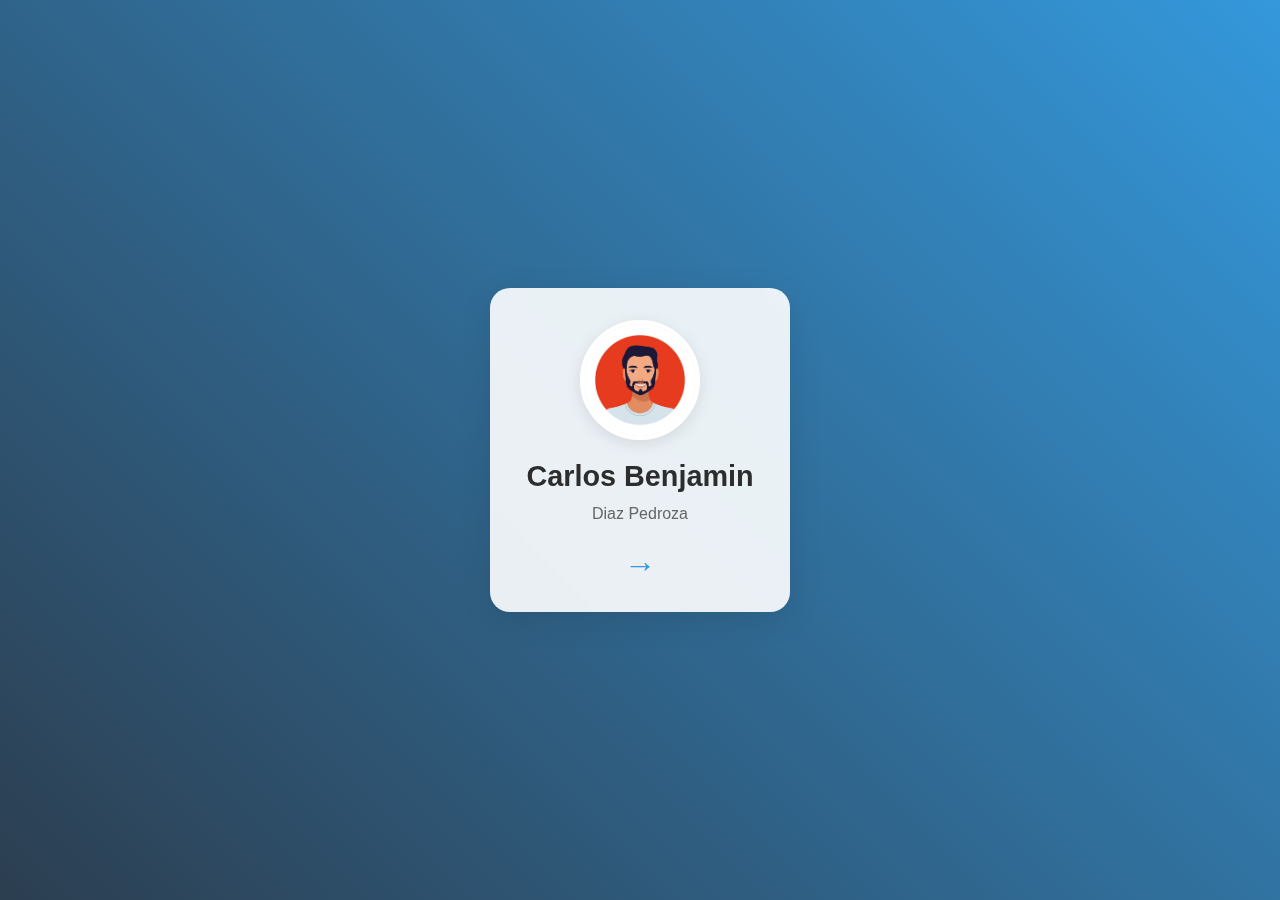
<file: index.html>
<!DOCTYPE html>
<html lang="es">
<head>
    <meta charset="UTF-8">
    <meta name="viewport" content="width=device-width, initial-scale=1.0">
    <title>Página Principal</title>
    <link rel="stylesheet" href="css/styles.css">
</head>
<body>
    <div class="main-container">
        <div class="profiles-grid">
            <a href="perfiles/benjamin.html" class="card">
                <img src="img/image.png" alt="Carlos Benjamin">
                <h2>Carlos Benjamin</h2>
                <p>Diaz Pedroza</p>
                <div class="icon">→</div>
            </a>
        </div>
    </div>
</body>
</html>
</file>
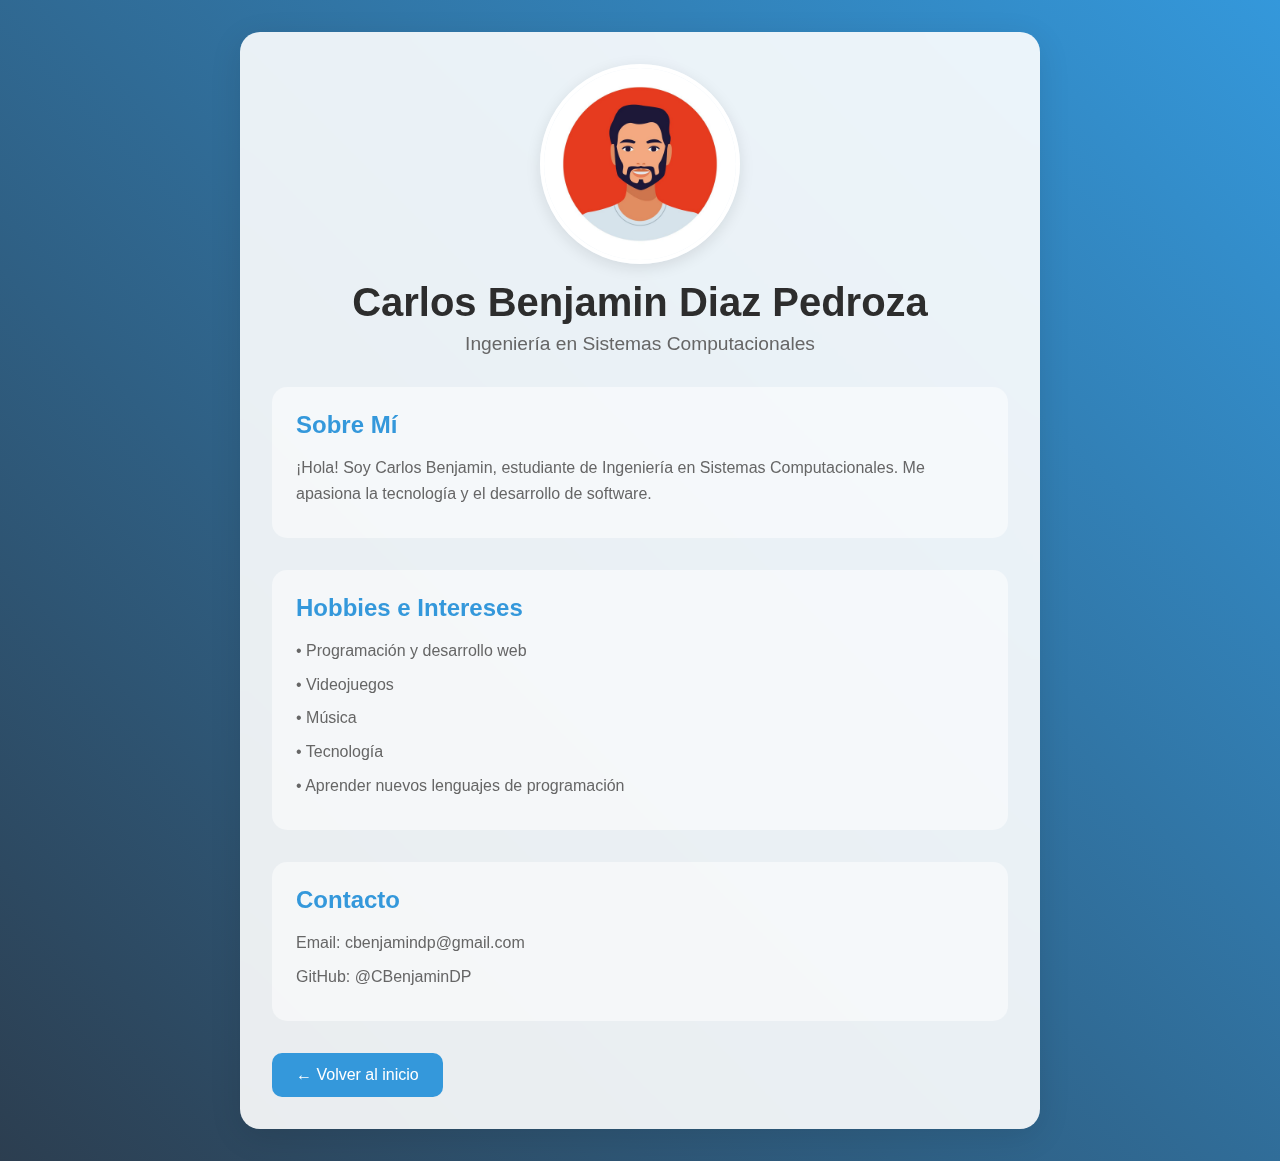
<file: perfiles/benjamin.html>
<!DOCTYPE html>
<html lang="es">
<head>
    <meta charset="UTF-8">
    <meta name="viewport" content="width=device-width, initial-scale=1.0">
    <title>Perfil de Carlos Benjamin</title>
    <link rel="stylesheet" href="../css/styles.css">
</head>
<body>
    <div class="profile-container">
        <div class="header">
            <img src="../img/image.png" alt="Carlos Benjamin" class="profile-img">
            <h1 class="name">Carlos Benjamin Diaz Pedroza</h1>
            <p class="title">Ingeniería en Sistemas Computacionales</p>
        </div>

        <div class="section">
            <h2>Sobre Mí</h2>
            <p>¡Hola! Soy Carlos Benjamin, estudiante de Ingeniería en Sistemas Computacionales. Me apasiona la tecnología y el desarrollo de software.</p>
        </div>

        <div class="section">
            <h2>Hobbies e Intereses</h2>
            <p>• Programación y desarrollo web</p>
            <p>• Videojuegos</p>
            <p>• Música</p>
            <p>• Tecnología</p>
            <p>• Aprender nuevos lenguajes de programación</p>
        </div>

        <div class="section">
            <h2>Contacto</h2>
            <p>Email: cbenjamindp@gmail.com</p>
            <p>GitHub: @CBenjaminDP</p>
        </div>

        <a href="/index.html" class="back-button">← Volver al inicio</a>
    </div>
</body>
</html>
</file>
<file: css/styles.css>
/* Estilos generales */
* {
    margin: 0;
    padding: 0;
    box-sizing: border-box;
    font-family: 'Segoe UI', Tahoma, Geneva, Verdana, sans-serif;
}

body {
    min-height: 100vh;
    background: linear-gradient(45deg, #2c3e50, #3498db);
    display: flex;
    justify-content: center;
    align-items: center;
}

/* Estilos para la página principal */
.main-container {
    min-height: 100vh;
    display: flex;
    justify-content: center;
    align-items: center;
    padding: 2rem;
}

.profiles-grid {
    display: grid;
    grid-template-columns: repeat(auto-fit, minmax(300px, 1fr));
    gap: 2rem;
    max-width: 1200px;
    width: 100%;
}

.card {
    background: rgba(255, 255, 255, 0.9);
    padding: 2rem;
    border-radius: 20px;
    box-shadow: 0 8px 32px rgba(0, 0, 0, 0.1);
    backdrop-filter: blur(10px);
    transition: transform 0.3s ease, box-shadow 0.3s ease;
    cursor: pointer;
    text-decoration: none;
    color: #333;
    width: 300px;
    text-align: center;
}

.card:hover {
    transform: translateY(-10px);
    box-shadow: 0 15px 40px rgba(0, 0, 0, 0.2);
}

.card img {
    width: 120px;
    height: 120px;
    border-radius: 50%;
    margin-bottom: 1rem;
    border: 4px solid #fff;
    box-shadow: 0 4px 15px rgba(0, 0, 0, 0.1);
}

.card h2 {
    font-size: 1.8rem;
    margin-bottom: 0.5rem;
    color: #2d2d2d;
}

.card p {
    color: #666;
    line-height: 1.6;
}

.card .icon {
    font-size: 2rem;
    margin-top: 1rem;
    color: #3498db;
}

/* Estilos para la página de perfil */
.profile-container {
    max-width: 800px;
    margin: 2rem auto;
    background: rgba(255, 255, 255, 0.9);
    border-radius: 20px;
    padding: 2rem;
    box-shadow: 0 8px 32px rgba(0, 0, 0, 0.1);
    backdrop-filter: blur(10px);
}

.header {
    text-align: center;
    margin-bottom: 2rem;
}

.profile-img {
    width: 200px;
    height: 200px;
    border-radius: 50%;
    margin: 0 auto 1rem;
    display: block;
    border: 4px solid #fff;
    box-shadow: 0 4px 15px rgba(0, 0, 0, 0.1);
}

.name {
    font-size: 2.5rem;
    color: #2d2d2d;
    margin-bottom: 0.5rem;
}

.title {
    color: #666;
    font-size: 1.2rem;
    margin-bottom: 2rem;
}

.section {
    margin-bottom: 2rem;
    background: rgba(255, 255, 255, 0.5);
    padding: 1.5rem;
    border-radius: 15px;
}

.section h2 {
    color: #3498db;
    margin-bottom: 1rem;
    font-size: 1.5rem;
}

.section p {
    color: #666;
    line-height: 1.6;
    margin-bottom: 0.5rem;
}

.back-button {
    display: inline-block;
    padding: 0.8rem 1.5rem;
    background: #3498db;
    color: white;
    text-decoration: none;
    border-radius: 10px;
    transition: transform 0.3s ease;
}

.back-button:hover {
    transform: translateY(-3px);
    background: #2980b9;
}
</file>
